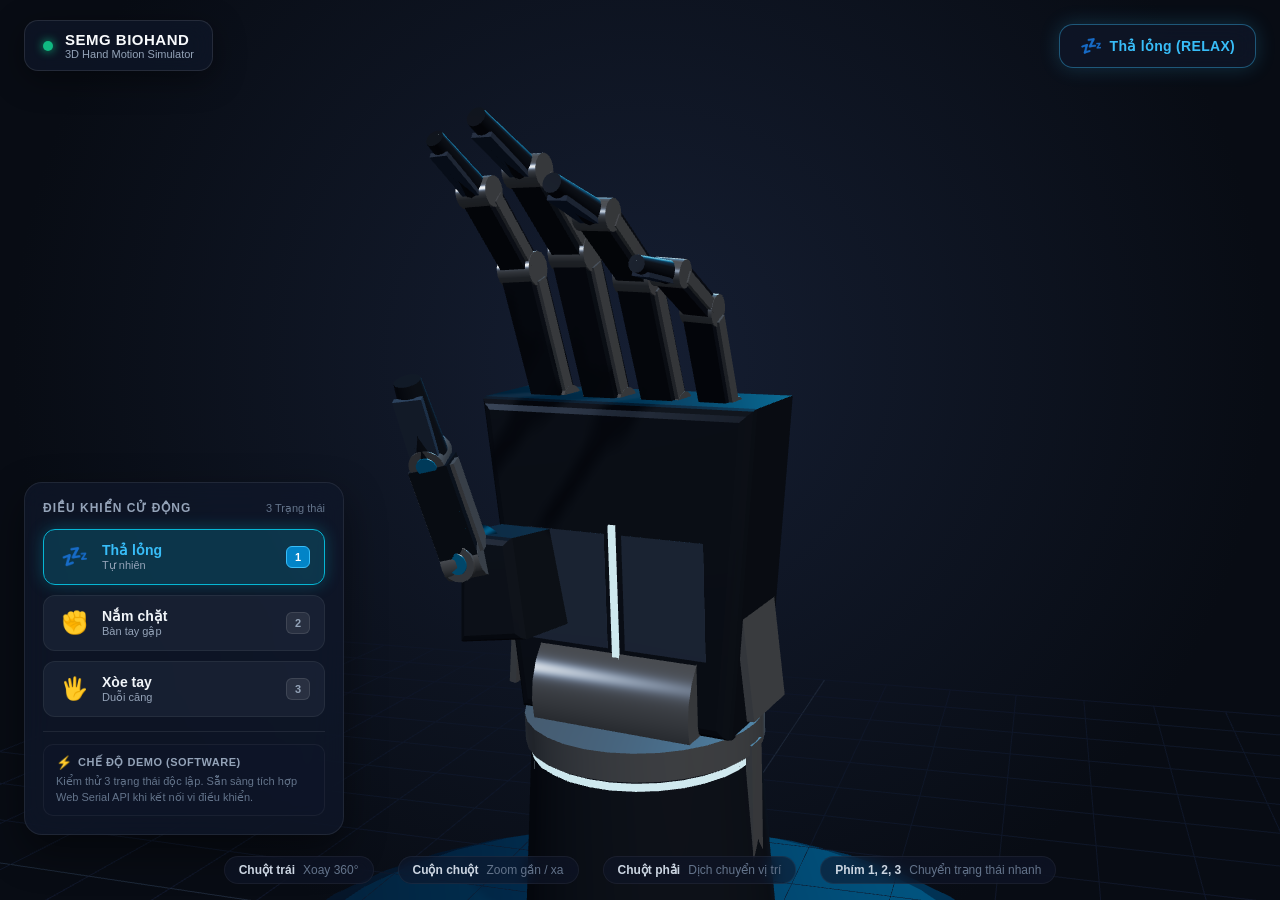
<file: UI/index.html>
<!DOCTYPE html>
<html lang="vi">
<head>
    <meta charset="UTF-8">
    <meta name="viewport" content="width=device-width, initial-scale=1.0">
    <title>sEMG-TinyML-Biohand | 3D Hand Simulator</title>
    <link rel="stylesheet" href="./css/style.css">
    
    <!-- Importmap Three.js (Offline từ thư mục libs) -->
    <script type="importmap">
    {
      "imports": {
        "three": "./libs/three.module.js",
        "three/addons/controls/OrbitControls.js": "./libs/OrbitControls.js",
        "three/addons/loaders/GLTFLoader.js": "./libs/GLTFLoader.js",
        "three/addons/loaders/FBXLoader.js": "./libs/FBXLoader.js"
      }
    }
    </script>
</head>
<body>
    <div id="app">
        <!-- 3D Canvas Container -->
        <div id="canvas-container"></div>

        <!-- Header / HUD Top -->
        <header class="hud-header">
            <div class="brand">
                <div class="status-dot"></div>
                <div class="brand-text">
                    <h1>sEMG Biohand</h1>
                    <span>3D Hand Motion Simulator</span>
                </div>
            </div>
            
            <div class="current-state-badge" id="stateBadge">
                <span class="badge-icon">💤</span>
                <span class="badge-label">Thả lỏng (Relax)</span>
            </div>
        </header>

        <!-- Loading Overlay -->
        <div id="loadingOverlay" class="loading-overlay">
            <div class="spinner"></div>
            <p>Đang tải mô hình 3D Bàn tay Robot Sinh học (Bionic Biohand)...</p>
        </div>

        <!-- Floating HUD Controls -->
        <div class="hud-controls">
            <div class="control-card">
                <div class="card-header">
                    <span class="card-title">ĐIỀU KHIỂN CỬ ĐỘNG</span>
                    <span class="card-sub">3 Trạng thái</span>
                </div>

                <div class="button-group">
                    <button class="state-btn active" id="btnRelax" data-pose="relax">
                        <span class="btn-icon">💤</span>
                        <div class="btn-content">
                            <span class="btn-name">Thả lỏng</span>
                            <span class="btn-sub">Tự nhiên</span>
                        </div>
                        <span class="btn-key">1</span>
                    </button>

                    <button class="state-btn" id="btnFist" data-pose="fist">
                        <span class="btn-icon">✊</span>
                        <div class="btn-content">
                            <span class="btn-name">Nắm chặt</span>
                            <span class="btn-sub">Bàn tay gập</span>
                        </div>
                        <span class="btn-key">2</span>
                    </button>

                    <button class="state-btn" id="btnOpen" data-pose="open">
                        <span class="btn-icon">🖐️</span>
                        <div class="btn-content">
                            <span class="btn-name">Xòe tay</span>
                            <span class="btn-sub">Duỗi căng</span>
                        </div>
                        <span class="btn-key">3</span>
                    </button>
                </div>

                <div class="divider"></div>

                <!-- Ready for MCU note -->
                <div class="mcu-status-card">
                    <div class="mcu-status-header">
                        <span class="mcu-icon">⚡</span>
                        <span class="mcu-title">Chế độ Demo (Software)</span>
                    </div>
                    <p class="mcu-desc">Kiểm thử 3 trạng thái độc lập. Sẵn sàng tích hợp Web Serial API khi kết nối vi điều khiển.</p>
                </div>
            </div>
        </div>

        <!-- Footer / Instructions Bar -->
        <footer class="hud-footer">
            <div class="instruction-item">
                <span class="inst-key">Chuột trái</span> Xoay 360°
            </div>
            <div class="instruction-item">
                <span class="inst-key">Cuộn chuột</span> Zoom gần / xa
            </div>
            <div class="instruction-item">
                <span class="inst-key">Chuột phải</span> Dịch chuyển vị trí
            </div>
            <div class="instruction-item">
                <span class="inst-key">Phím 1, 2, 3</span> Chuyển trạng thái nhanh
            </div>
        </footer>
    </div>

    <script type="module" src="./js/app.js?v=7.1"></script>
</body>
</html>
</file>
<file: UI/css/style.css>
/* ==========================================================================
   sEMG-TinyML-Biohand 3D Simulator Styles
   Theme: High-tech Cyber / Biometrics (Glassmorphism & Dark Slate)
   ========================================================================== */

* {
    margin: 0;
    padding: 0;
    box-sizing: border-box;
    user-select: none;
}

body, html {
    width: 100%;
    height: 100%;
    overflow: hidden;
    font-family: -apple-system, BlinkMacSystemFont, "Segoe UI", Roboto, "Helvetica Neue", Arial, sans-serif;
    background-color: #080c14;
    color: #e2e8f0;
}

#app {
    position: relative;
    width: 100vw;
    height: 100vh;
}

#canvas-container {
    position: absolute;
    top: 0;
    left: 0;
    width: 100%;
    height: 100%;
    z-index: 1;
    background: radial-gradient(circle at 50% 40%, #151e32 0%, #080c14 75%);
}

/* ==========================================================================
   Top HUD Header
   ========================================================================== */
.hud-header {
    position: absolute;
    top: 20px;
    left: 24px;
    right: 24px;
    display: flex;
    justify-content: space-between;
    align-items: center;
    z-index: 10;
    pointer-events: none;
}

.brand {
    display: flex;
    align-items: center;
    gap: 12px;
    background: rgba(15, 23, 42, 0.7);
    backdrop-filter: blur(12px);
    border: 1px solid rgba(255, 255, 255, 0.1);
    padding: 10px 18px;
    border-radius: 14px;
    box-shadow: 0 8px 32px rgba(0, 0, 0, 0.4);
    pointer-events: auto;
}

.status-dot {
    width: 10px;
    height: 10px;
    border-radius: 50%;
    background-color: #10b981;
    box-shadow: 0 0 10px #10b981;
    animation: pulse 2s infinite;
}

@keyframes pulse {
    0%, 100% { opacity: 1; transform: scale(1); }
    50% { opacity: 0.6; transform: scale(1.15); }
}

.brand-text h1 {
    font-size: 15px;
    font-weight: 700;
    letter-spacing: 0.5px;
    color: #f8fafc;
    text-transform: uppercase;
}

.brand-text span {
    font-size: 11px;
    color: #94a3b8;
    display: block;
}

.current-state-badge {
    display: flex;
    align-items: center;
    gap: 8px;
    background: rgba(15, 23, 42, 0.75);
    backdrop-filter: blur(12px);
    border: 1px solid rgba(56, 189, 248, 0.3);
    padding: 10px 20px;
    border-radius: 14px;
    box-shadow: 0 0 20px rgba(56, 189, 248, 0.15);
    transition: all 0.3s ease;
    pointer-events: auto;
}

.badge-icon {
    font-size: 18px;
}

.badge-label {
    font-size: 14px;
    font-weight: 600;
    color: #38bdf8;
    letter-spacing: 0.3px;
}

/* Badge color states */
.current-state-badge.state-relax {
    border-color: rgba(56, 189, 248, 0.4);
    box-shadow: 0 0 20px rgba(56, 189, 248, 0.2);
}
.current-state-badge.state-relax .badge-label {
    color: #38bdf8;
}

.current-state-badge.state-fist {
    border-color: rgba(245, 158, 11, 0.4);
    box-shadow: 0 0 20px rgba(245, 158, 11, 0.2);
}
.current-state-badge.state-fist .badge-label {
    color: #fbbf24;
}

.current-state-badge.state-open {
    border-color: rgba(16, 185, 129, 0.4);
    box-shadow: 0 0 20px rgba(16, 185, 129, 0.2);
}
.current-state-badge.state-open .badge-label {
    color: #34d399;
}

/* ==========================================================================
   Floating Control HUD
   ========================================================================== */
.hud-controls {
    position: absolute;
    bottom: 65px;
    left: 24px;
    z-index: 10;
    width: 320px;
}

.control-card {
    background: rgba(15, 23, 42, 0.75);
    backdrop-filter: blur(16px);
    -webkit-backdrop-filter: blur(16px);
    border: 1px solid rgba(255, 255, 255, 0.08);
    border-radius: 18px;
    padding: 18px;
    box-shadow: 0 16px 40px rgba(0, 0, 0, 0.45);
}

.card-header {
    display: flex;
    justify-content: space-between;
    align-items: baseline;
    margin-bottom: 14px;
}

.card-title {
    font-size: 12px;
    font-weight: 700;
    color: #94a3b8;
    letter-spacing: 1px;
}

.card-sub {
    font-size: 11px;
    color: #64748b;
}

.button-group {
    display: flex;
    flex-direction: column;
    gap: 10px;
}

.state-btn {
    display: flex;
    align-items: center;
    gap: 12px;
    padding: 12px 14px;
    border-radius: 12px;
    border: 1px solid rgba(255, 255, 255, 0.06);
    background: rgba(30, 41, 59, 0.6);
    color: #cbd5e1;
    cursor: pointer;
    transition: all 0.2s cubic-bezier(0.4, 0, 0.2, 1);
    outline: none;
    text-align: left;
}

.state-btn:hover {
    background: rgba(51, 65, 85, 0.8);
    border-color: rgba(255, 255, 255, 0.15);
    transform: translateY(-1px);
}

.state-btn:active {
    transform: translateY(1px);
}

.btn-icon {
    font-size: 22px;
    width: 32px;
    text-align: center;
}

.btn-content {
    flex: 1;
}

.btn-name {
    display: block;
    font-size: 14px;
    font-weight: 600;
    color: #f1f5f9;
}

.btn-sub {
    display: block;
    font-size: 11px;
    color: #94a3b8;
    margin-top: 1px;
}

.btn-key {
    font-size: 11px;
    font-weight: 700;
    background: rgba(255, 255, 255, 0.08);
    color: #94a3b8;
    padding: 4px 8px;
    border-radius: 6px;
    border: 1px solid rgba(255, 255, 255, 0.1);
}

/* Active State Buttons */
.state-btn.active#btnRelax {
    background: rgba(14, 116, 144, 0.35);
    border-color: #06b6d4;
    box-shadow: 0 0 16px rgba(6, 182, 212, 0.3);
}
.state-btn.active#btnRelax .btn-name {
    color: #38bdf8;
}
.state-btn.active#btnRelax .btn-key {
    background: #0284c7;
    color: #ffffff;
    border-color: #38bdf8;
}

.state-btn.active#btnFist {
    background: rgba(180, 83, 9, 0.35);
    border-color: #f59e0b;
    box-shadow: 0 0 16px rgba(245, 158, 11, 0.3);
}
.state-btn.active#btnFist .btn-name {
    color: #fbbf24;
}
.state-btn.active#btnFist .btn-key {
    background: #d97706;
    color: #ffffff;
    border-color: #fbbf24;
}

.state-btn.active#btnOpen {
    background: rgba(4, 120, 87, 0.35);
    border-color: #10b981;
    box-shadow: 0 0 16px rgba(16, 185, 129, 0.3);
}
.state-btn.active#btnOpen .btn-name {
    color: #34d399;
}
.state-btn.active#btnOpen .btn-key {
    background: #059669;
    color: #ffffff;
    border-color: #34d399;
}

.divider {
    height: 1px;
    background: rgba(255, 255, 255, 0.08);
    margin: 14px 0 12px 0;
}

.mcu-status-card {
    background: rgba(15, 23, 42, 0.5);
    border: 1px solid rgba(255, 255, 255, 0.05);
    border-radius: 10px;
    padding: 10px 12px;
}

.mcu-status-header {
    display: flex;
    align-items: center;
    gap: 6px;
    margin-bottom: 4px;
}

.mcu-icon {
    font-size: 13px;
}

.mcu-title {
    font-size: 11px;
    font-weight: 600;
    color: #94a3b8;
    text-transform: uppercase;
    letter-spacing: 0.5px;
}

.mcu-desc {
    font-size: 11px;
    color: #64748b;
    line-height: 1.4;
}

/* ==========================================================================
   Footer Instructions Bar
   ========================================================================== */
.hud-footer {
    position: absolute;
    bottom: 16px;
    left: 24px;
    right: 24px;
    display: flex;
    justify-content: center;
    gap: 24px;
    z-index: 10;
    pointer-events: none;
}

.instruction-item {
    font-size: 12px;
    color: #64748b;
    display: flex;
    align-items: center;
    gap: 8px;
    background: rgba(15, 23, 42, 0.6);
    backdrop-filter: blur(8px);
    padding: 6px 14px;
    border-radius: 20px;
    border: 1px solid rgba(255, 255, 255, 0.05);
}

.inst-key {
    color: #cbd5e1;
    font-weight: 600;
}

/* ==========================================================================
   Loading Overlay
   ========================================================================== */
.loading-overlay {
    position: absolute;
    top: 0;
    left: 0;
    width: 100%;
    height: 100%;
    background: #080c14;
    display: flex;
    flex-direction: column;
    justify-content: center;
    align-items: center;
    gap: 16px;
    z-index: 100;
    transition: opacity 0.4s ease, visibility 0.4s ease;
}

.loading-overlay.hidden {
    opacity: 0;
    visibility: hidden;
    display: none;
    pointer-events: none;
}

.spinner {
    width: 44px;
    height: 44px;
    border: 3px solid rgba(56, 189, 248, 0.15);
    border-top: 3px solid #38bdf8;
    border-radius: 50%;
    animation: spin 1s linear infinite;
}

@keyframes spin {
    0% { transform: rotate(0deg); }
    100% { transform: rotate(360deg); }
}

.loading-overlay p {
    font-size: 14px;
    color: #94a3b8;
    letter-spacing: 0.3px;
}
</file>
